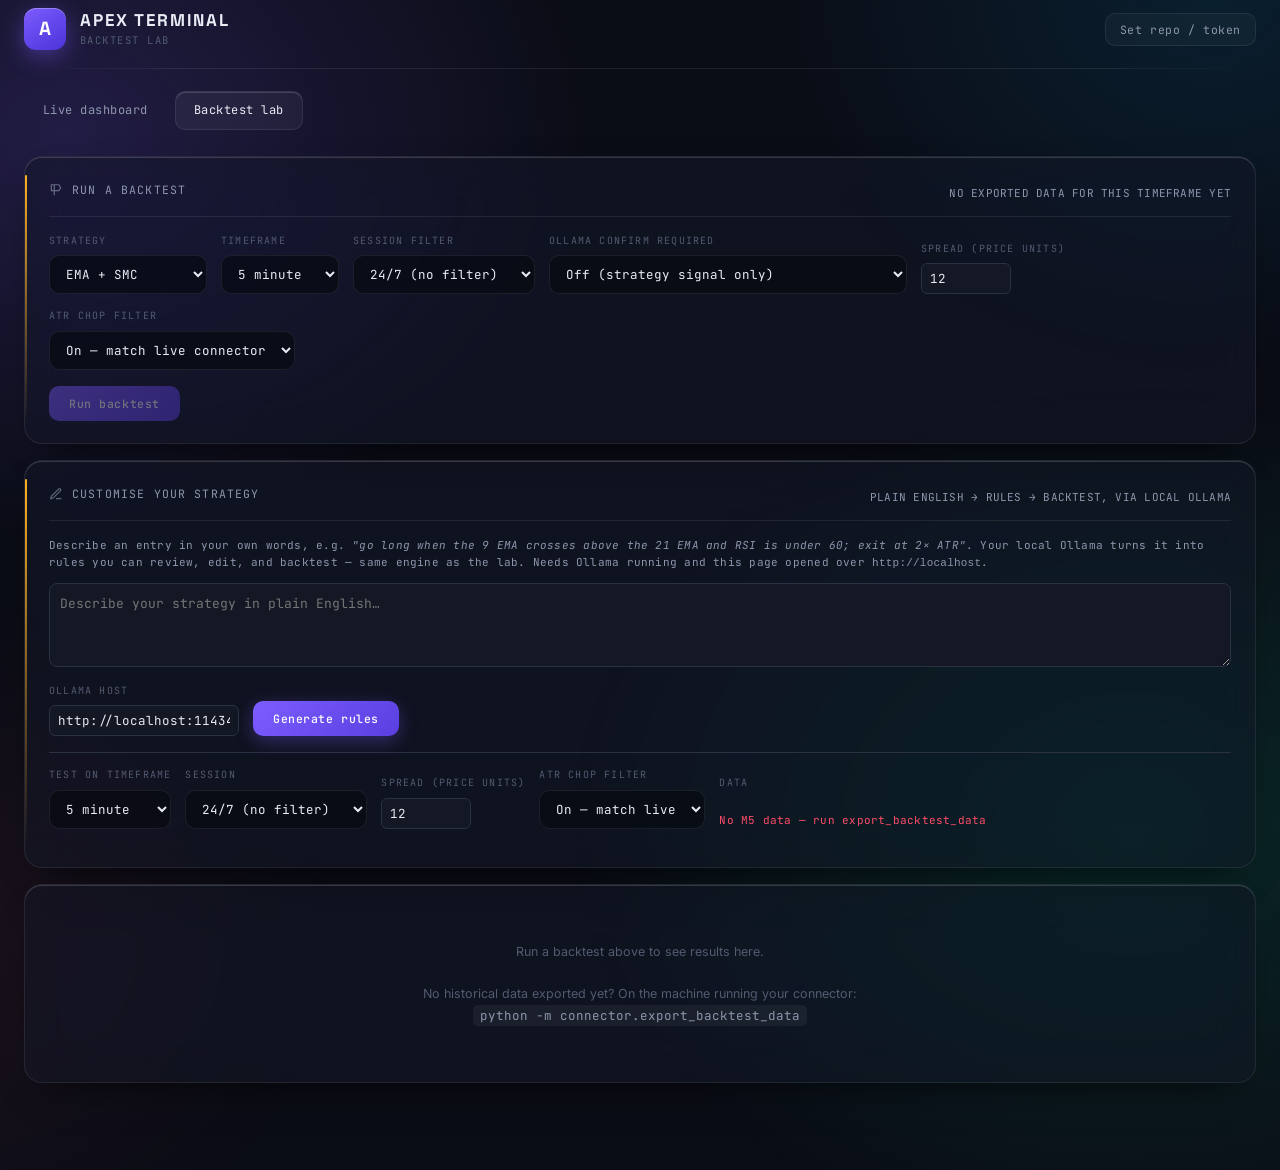
<file: dashboard/backtest.html>
<!DOCTYPE html>
<html lang="en">
<head>
<meta charset="UTF-8">
<title>APEX — Backtest Lab</title>
<link rel="preconnect" href="https://fonts.googleapis.com">
<link rel="preconnect" href="https://fonts.gstatic.com" crossorigin>
<link href="https://fonts.googleapis.com/css2?family=Space+Grotesk:wght@500;600;700&family=Inter:wght@400;500;600&family=JetBrains+Mono:wght@400;500&display=swap" rel="stylesheet">
<link rel="stylesheet" href="styles.css">
</head>
<body>
<div class="wrap">
  <div class="header">
    <div class="brand">
      <div class="brand-mark">A</div>
      <div><div class="brand-name">APEX TERMINAL</div><div class="brand-sub">Backtest Lab</div></div>
    </div>
    <button class="settings-btn" id="settingsBtn">Set repo / token</button>
  </div>
  <div class="header-rule"></div>

  <div class="nav">
    <a href="index.html">Live dashboard</a>
    <a href="backtest.html" class="active">Backtest lab</a>
  </div>

  <div class="panel accent-amber" style="margin-bottom:16px;">
    <div class="panel-title">
      <span>
        <svg class="icon" viewBox="0 0 24 24" fill="none" stroke="currentColor" stroke-width="2"><path d="M9 3v18M4 3h13l3 5-3 5H4z"/></svg>
        Run a backtest
      </span>
      <span id="dataStatus" class="stat-sub">Checking for exported data…</span>
    </div>
    <div class="bt-form">
      <div class="bt-field">
        <label>Strategy</label>
        <select id="btStrategy"></select>
      </div>
      <div class="bt-field">
        <label>Timeframe</label>
        <select id="btTimeframe">
          <option value="M1">1 minute</option>
          <option value="M3">3 minute</option>
          <option value="M5" selected>5 minute</option>
          <option value="M15">15 minute</option>
        </select>
      </div>
      <div class="bt-field">
        <label>Session filter</label>
        <select id="btSession"></select>
      </div>
      <div class="bt-field">
        <label>Ollama confirm required</label>
        <select id="btOllama">
          <option value="off">Off (strategy signal only)</option>
          <option value="on" disabled>On — not available in browser backtests</option>
        </select>
      </div>
      <div class="bt-field">
        <label>Spread (price units)</label>
        <input id="btSpread" type="number" value="12" min="0" step="0.5"
               style="width:90px;padding:6px 8px;border-radius:6px;border:1px solid #2a3142;background:#141824;color:#e6e9ef;">
      </div>
      <div class="bt-field">
        <label>ATR chop filter</label>
        <select id="btAtrFilter">
          <option value="on">On — match live connector</option>
          <option value="off">Off</option>
        </select>
      </div>
    </div>
    <button class="run-btn" id="runBtn">Run backtest</button>
    <span class="stat-sub" id="runNote" style="margin-left:12px;"></span>
  </div>

  <div class="panel accent-amber" id="customPanel" style="margin-bottom:16px;">
    <div class="panel-title">
      <span>
        <svg class="icon" viewBox="0 0 24 24" fill="none" stroke="currentColor" stroke-width="2"><path d="M12 20h9M16.5 3.5a2.1 2.1 0 0 1 3 3L7 19l-4 1 1-4z"/></svg>
        Customise your strategy
      </span>
      <span class="stat-sub">plain English → rules → backtest, via local Ollama</span>
    </div>
    <p class="stat-sub" style="margin-bottom:10px; line-height:1.6;">
      Describe an entry in your own words, e.g. <i>"go long when the 9 EMA crosses above the 21 EMA and RSI is under 60;
      exit at 2× ATR"</i>. Your local Ollama turns it into rules you can review, edit, and backtest — same engine as the lab.
      Needs Ollama running and this page opened over <code>http://localhost</code>.
    </p>
    <textarea id="nlText" rows="3" placeholder="Describe your strategy in plain English…"
      style="width:100%; box-sizing:border-box; padding:10px; border-radius:8px; border:1px solid #2a3142; background:#141824; color:#e6e9ef; font-family:var(--mono,monospace); font-size:13px;"></textarea>
    <div class="bt-form" style="margin-top:10px; align-items:flex-end;">
      <div class="bt-field">
        <label>Ollama host</label>
        <input id="ollamaHost" value="http://localhost:11434"
          style="width:190px;padding:6px 8px;border-radius:6px;border:1px solid #2a3142;background:#141824;color:#e6e9ef;">
      </div>
      <button class="run-btn" id="genBtn">Generate rules</button>
      <span class="stat-sub" id="genNote" style="margin-left:4px;"></span>
    </div>
    <div id="mixedWarn" class="stat-sub" style="display:none; margin-top:8px; color:#ffd7de;"></div>

    <div class="bt-form" style="margin-top:14px; padding-top:14px; border-top:1px solid #2a3142; align-items:flex-end;">
      <div class="bt-field">
        <label>Test on timeframe</label>
        <select id="cusTimeframe">
          <option value="M1">1 minute</option>
          <option value="M3">3 minute</option>
          <option value="M5" selected>5 minute</option>
          <option value="M15">15 minute</option>
        </select>
      </div>
      <div class="bt-field">
        <label>Session</label>
        <select id="cusSession"></select>
      </div>
      <div class="bt-field">
        <label>Spread (price units)</label>
        <input id="cusSpread" type="number" value="12" min="0" step="0.5"
               style="width:90px;padding:6px 8px;border-radius:6px;border:1px solid #2a3142;background:#141824;color:#e6e9ef;">
      </div>
      <div class="bt-field">
        <label>ATR chop filter</label>
        <select id="cusAtrFilter">
          <option value="on">On — match live</option>
          <option value="off">Off</option>
        </select>
      </div>
      <div class="bt-field">
        <label>Data</label>
        <span class="stat-sub" id="cusDataStatus" style="padding-top:8px;">Checking…</span>
      </div>
    </div>
    <div id="specWrap" style="display:none; margin-top:12px;">
      <label class="stat-sub">Generated rules (editable JSON — fix anything that's off, then backtest)</label>
      <textarea id="specJson" rows="10"
        style="width:100%; box-sizing:border-box; margin-top:6px; padding:10px; border-radius:8px; border:1px solid #2a3142; background:#0f1320; color:#8fe; font-family:var(--mono,monospace); font-size:12px;"></textarea>
      <div style="margin-top:10px;">
        <button class="run-btn" id="runCustomBtn">Backtest these rules</button>
        <span class="stat-sub" id="customNote" style="margin-left:8px;"></span>
      </div>
      <p class="stat-sub" style="margin-top:8px; line-height:1.5;">
        Custom rules run in the browser only — they can't be pushed to the live connector (it runs the Python
        strategies, not these). Use this to explore ideas, then port a winner into <code>strategy/strategies.py</code>.
      </p>
    </div>
  </div>

  <div id="resultsPanel" style="display:none;">
    <div class="bt-results">
      <div class="card"><div class="stat-label">Net P&L</div><div class="stat-val" id="rNetPnl">—</div><div class="stat-sub" id="rNetPnlPct"></div></div>
      <div class="card"><div class="stat-label">Win rate</div><div class="stat-val" id="rWinRate">—</div><div class="stat-sub" id="rWinCount"></div></div>
      <div class="card"><div class="stat-label">Profit factor</div><div class="stat-val" id="rPF">—</div><div class="stat-sub">gross win ÷ gross loss</div></div>
      <div class="card"><div class="stat-label">Max drawdown</div><div class="stat-val" id="rMaxDD">—</div><div class="stat-sub">peak to trough</div></div>
      <div class="card"><div class="stat-label">Total trades</div><div class="stat-val" id="rTotalTrades">—</div><div class="stat-sub" id="rAvgTrade"></div></div>
    </div>

    <div class="panel accent-green" style="margin-bottom:16px;">
      <div class="panel-title"><span>Equity curve <b>this backtest run</b></span></div>
      <canvas id="btChart" style="height:200px;"></canvas>
    </div>

    <div class="panel" style="margin-bottom:16px;">
      <div class="panel-title"><span>Trade log <b id="tradeLogCount"></b></span></div>
      <div class="bt-trades-table">
        <table>
          <thead><tr><th>#</th><th>Time</th><th>Side</th><th>Entry</th><th>Exit</th><th>P&L</th><th>Reason</th></tr></thead>
          <tbody id="btTradeRows"></tbody>
        </table>
      </div>
    </div>

    <div class="panel accent-green">
      <div class="panel-title"><span>Promote to demo</span></div>
      <p class="stat-sub" style="margin-bottom:12px; line-height:1.6;">
        Happy with these results? This sets the active strategy and session on your
        live dashboard to exactly what you just tested — same mechanism as the
        strategy control panel, just triggered from here. Your connector will start
        using it on its next cycle.
      </p>
      <button class="push-btn" id="pushBtn">Push this strategy + session to demo →</button>
      <span class="stat-sub" id="pushNote" style="margin-left:12px;"></span>
    </div>
  </div>

  <div class="panel" id="emptyState">
    <div class="empty">
      Run a backtest above to see results here.<br><br>
      No historical data exported yet? On the machine running your connector:<br>
      <code style="color:var(--text2);">python -m connector.export_backtest_data</code>
    </div>
  </div>
</div>

<dialog id="settingsDialog">
  <div style="font-family:var(--mono); font-size:13px; margin-bottom:6px;">Connect to your repo</div>
  <div style="font-size:12px; color:var(--text2); margin-bottom:10px;">Same connection as the live dashboard — saved settings carry over automatically.</div>
  <input id="ownerInput" placeholder="github username, e.g. siphen00">
  <input id="repoInput" placeholder="repo name, e.g. mt5-trading-agent">
  <input id="tokenInput" type="password" placeholder="fine-grained PAT (needed to push to demo)">
  <button id="saveSettings">Save</button>
</dialog>

<script src="strategy_engine.js"></script>
<script>
const LS = {
  owner: localStorage.getItem('apex_owner') || '',
  repo: localStorage.getItem('apex_repo') || '',
  token: localStorage.getItem('apex_token') || '',
};

const dialog = document.getElementById('settingsDialog');
document.getElementById('settingsBtn').onclick = () => {
  document.getElementById('ownerInput').value = LS.owner;
  document.getElementById('repoInput').value = LS.repo;
  document.getElementById('tokenInput').value = LS.token;
  dialog.showModal();
};
document.getElementById('saveSettings').onclick = () => {
  LS.owner = document.getElementById('ownerInput').value.trim();
  LS.repo = document.getElementById('repoInput').value.trim();
  LS.token = document.getElementById('tokenInput').value.trim();
  localStorage.setItem('apex_owner', LS.owner);
  localStorage.setItem('apex_repo', LS.repo);
  localStorage.setItem('apex_token', LS.token);
  dialog.close();
  checkDataAvailable();
};

function rawUrl(path){ return `https://raw.githubusercontent.com/${LS.owner}/${LS.repo}/main/${path}?t=${Date.now()}`; }

async function fetchJson(path, fallback){
  if(!LS.owner || !LS.repo) return fallback;
  if(LS.token){
    try{
      const res = await fetch(`https://api.github.com/repos/${LS.owner}/${LS.repo}/contents/${path}`,
        { headers: { Authorization: `token ${LS.token}` } });
      if(!res.ok) return fallback;
      const data = await res.json();
      return JSON.parse(decodeURIComponent(escape(atob(data.content))));
    }catch(e){ return fallback; }
  }
  try{
    const res = await fetch(rawUrl(path));
    if(!res.ok) return fallback;
    return await res.json();
  }catch(e){ return fallback; }
}

// ============================================================
// Strategy engine — JS reimplementation mirroring strategy/strategies.py.
// This is a faithful port of the same logic, not a different approximation,
// but it IS a separate codebase from the Python original — if you ever
// change the Python strategies, this file needs the matching update or the
// backtest will silently test something the live bot no longer runs.
// ============================================================

function ema(values, span){
  const k = 2/(span+1);
  const out = new Array(values.length).fill(null);
  let prev = values[0];
  out[0] = prev;
  for(let i=1;i<values.length;i++){ prev = values[i]*k + prev*(1-k); out[i]=prev; }
  return out;
}
function sma(values, period){
  const out = new Array(values.length).fill(null);
  for(let i=period-1;i<values.length;i++){
    let s=0; for(let j=i-period+1;j<=i;j++) s+=values[j];
    out[i]=s/period;
  }
  return out;
}
function stddev(values, period, meanArr){
  const out = new Array(values.length).fill(null);
  for(let i=period-1;i<values.length;i++){
    let s=0; for(let j=i-period+1;j<=i;j++) s+=Math.pow(values[j]-meanArr[i],2);
    out[i]=Math.sqrt(s/period);
  }
  return out;
}
function atrSeries(candles, period=14){
  const tr = candles.map((c,i)=>{
    if(i===0) return c.high-c.low;
    return Math.max(c.high-c.low, Math.abs(c.high-candles[i-1].close), Math.abs(c.low-candles[i-1].close));
  });
  return sma(tr, period);
}
function rsiSeries(closes, period=14){
  const out = new Array(closes.length).fill(null);
  let avgGain=0, avgLoss=0;
  for(let i=1;i<closes.length;i++){
    const delta = closes[i]-closes[i-1];
    const gain = Math.max(delta,0), loss = Math.max(-delta,0);
    if(i<=period){ avgGain += gain/period; avgLoss += loss/period; if(i===period){ out[i]=100-100/(1+(avgGain/(avgLoss||1e-9))); } }
    else{
      avgGain = (avgGain*(period-1)+gain)/period;
      avgLoss = (avgLoss*(period-1)+loss)/period;
      out[i] = 100 - 100/(1+(avgGain/(avgLoss||1e-9)));
    }
  }
  return out;
}

// Each strategy: given full candle array and index i (must have enough
// history behind it), return {direction, reason, atr} or null direction 'none'.
const STRATEGIES_JS = {
  ema_smc: (candles, i, ctx) => {
    const closes = candles.map(c=>c.close);
    const fastArr = ctx.ema9 || (ctx.ema9 = ema(closes,9));
    const slowArr = ctx.ema21 || (ctx.ema21 = ema(closes,21));
    if(i<22) return {direction:'none', reason:'warming up'};
    const prevDiff = fastArr[i-1]-slowArr[i-1], currDiff = fastArr[i]-slowArr[i];
    let direction='none';
    if(prevDiff<=0 && currDiff>0) direction='long';
    else if(prevDiff>=0 && currDiff<0) direction='short';
    // simplified structure confirmation: last 20-candle swing break, matching signals.py's BOS check
    const window = candles.slice(Math.max(0,i-20), i);
    const swingHigh = Math.max(...window.slice(0,-1).map(c=>c.high));
    const swingLow = Math.min(...window.slice(0,-1).map(c=>c.low));
    const close = candles[i].close;
    const bosBull = close > swingHigh, bosBear = close < swingLow;
    if(direction==='long' && !bosBull) direction='none';
    if(direction==='short' && !bosBear) direction='none';
    return {direction, reason:`EMA+BOS ${direction}`};
  },
  vwap_reversion: (candles, i, ctx, window=50, bandMult=2.0) => {
    if(i<window+1) return {direction:'none', reason:'warming up'};
    const slice = candles.slice(i-window+1, i+1);
    const typical = slice.map(c=>(c.high+c.low+c.close)/3);
    const vol = slice.map(c=>c.volume);
    const volSum = vol.reduce((a,b)=>a+b,0) || 1;
    const vwap = typical.reduce((a,t,idx)=>a+t*vol[idx],0)/volSum;
    const dev = Math.sqrt(typical.reduce((a,t,idx)=>a+Math.pow((t-vwap),2),0)/window);
    const upper = vwap+dev*bandMult, lower = vwap-dev*bandMult;
    const prevLow = candles[i-1].low, prevHigh = candles[i-1].high, close = candles[i].close;
    let direction='none';
    if(prevLow<lower && close>lower) direction='long';
    else if(prevHigh>upper && close<upper) direction='short';
    return {direction, reason:`VWAP reversion ${direction}`};
  },
  bb_squeeze: (candles, i, ctx, period=20, stdMult=2.0, lookback=60) => {
    if(i<period+lookback) return {direction:'none', reason:'warming up'};
    const closes = candles.map(c=>c.close);
    const midArr = ctx.bbMid || (ctx.bbMid = sma(closes,period));
    const sdArr = ctx.bbStd || (ctx.bbStd = stddev(closes,period,midArr));
    const mid = midArr[i], sd = sdArr[i];
    if(mid==null||sd==null) return {direction:'none', reason:'warming up'};
    const upper = mid+sd*stdMult, lower = mid-sd*stdMult;
    const width = (upper-lower)/mid;
    const widths = [];
    for(let j=i-lookback+1;j<=i;j++){ if(midArr[j]!=null && sdArr[j]!=null){ const u=midArr[j]+sdArr[j]*stdMult, l=midArr[j]-sdArr[j]*stdMult; widths.push((u-l)/midArr[j]); } }
    widths.sort((a,b)=>a-b);
    const q20 = widths[Math.floor(widths.length*0.2)] ?? width;
    const squeeze = width<=q20;
    const body = Math.abs(candles[i].close-candles[i].open);
    let avgBody=0; for(let j=i-19;j<=i;j++) avgBody += Math.abs(candles[j].close-candles[j].open); avgBody/=20;
    const strongBody = body>avgBody*1.2;
    let direction='none';
    if(squeeze && strongBody){
      if(candles[i].close>upper) direction='long';
      else if(candles[i].close<lower) direction='short';
    }
    return {direction, reason:`BB squeeze breakout ${direction}`};
  },
  rsi_divergence: (candles, i, ctx, period=14, lookback=20) => {
    if(i<period+lookback) return {direction:'none', reason:'warming up'};
    const closes = candles.map(c=>c.close);
    const rArr = ctx.rsi || (ctx.rsi = rsiSeries(closes,period));
    const window = candles.slice(i-lookback+1, i+1);
    const rWindow = rArr.slice(i-lookback+1, i+1);
    let direction='none';
    const lowsIdx = window.map((c,idx)=>[c.low,idx]).sort((a,b)=>a[0]-b[0]).slice(0,2).sort((a,b)=>a[1]-b[1]);
    if(lowsIdx.length===2){
      const [ , i1] = lowsIdx[0], [ , i2] = lowsIdx[1];
      if(window[i2].low<window[i1].low && rWindow[i2]>rWindow[i1]) direction='long';
    }
    if(direction==='none'){
      const highsIdx = window.map((c,idx)=>[c.high,idx]).sort((a,b)=>b[0]-a[0]).slice(0,2).sort((a,b)=>a[1]-b[1]);
      if(highsIdx.length===2){
        const [ , i1] = highsIdx[0], [ , i2] = highsIdx[1];
        if(window[i2].high>window[i1].high && rWindow[i2]<rWindow[i1]) direction='short';
      }
    }
    return {direction, reason:`RSI divergence ${direction}`};
  },
  orb_london: (candles, i, ctx) => orbSignal(candles, i, 7),
  orb_new_york: (candles, i, ctx) => orbSignal(candles, i, 12),
};

function orbSignal(candles, i, sessionStartHour, rangeCandles=3){
  const dt = new Date(candles[i].time*1000);
  const today = dt.toISOString().slice(0,10);
  const sessionStartMs = new Date(`${today}T${String(sessionStartHour).padStart(2,'0')}:00:00Z`).getTime();
  let startIdx = -1;
  for(let j=0;j<=i;j++){ if(candles[j].time*1000>=sessionStartMs){ startIdx=j; break; } }
  if(startIdx===-1 || i-startIdx<rangeCandles) return {direction:'none', reason:'waiting for opening range'};
  const rangeSlice = candles.slice(startIdx, startIdx+rangeCandles);
  const rangeHigh = Math.max(...rangeSlice.map(c=>c.high)), rangeLow = Math.min(...rangeSlice.map(c=>c.low));
  const close = candles[i].close;
  // Only fire on the candle that FIRST crosses the range — matches the
  // Python fix in strategy/strategies.py. Without this, every candle that
  // stays beyond the range keeps re-firing the same breakout signal.
  const prevClose = i-1>=startIdx ? candles[i-1].close : rangeSlice[rangeSlice.length-1].close;
  let direction='none';
  if(close>rangeHigh && prevClose<=rangeHigh) direction='long';
  else if(close<rangeLow && prevClose>=rangeLow) direction='short';
  return {direction, reason:`ORB breakout ${direction}`};
}

// Mirrors of connector/config.py + connector/risk.py so backtest results are
// comparable to live execution instead of an optimistic best case.
const MAX_SPREAD_ATR_FRACTION = 0.15;
const SPREAD_STOP_MULTIPLE = 3.0;

// Mirror of strategy/signals.py atr_filter_ok: skip when current ATR is below
// its 20-period average (the low-volatility chop filter).
function atrFilterOk(atr14, i, period=20, minMultiplier=1.0){
  if(i < period) return true;            // not enough data yet — don't block
  const cur = atr14[i];
  if(!cur) return true;
  let sum = 0, n = 0;
  for(let j=i-period+1;j<=i;j++){ if(atr14[j]){ sum += atr14[j]; n++; } }
  if(!n) return true;
  return cur >= (sum/n) * minMultiplier;
}

const SESSIONS_JS = {
  '24h': {start:0, end:24}, 'asia': {start:0,end:9}, 'london': {start:7,end:16},
  'new_york': {start:12,end:21}, 'london_ny_overlap': {start:12,end:16},
};
function inSession(sessionId, unixSeconds){
  const s = SESSIONS_JS[sessionId] || SESSIONS_JS['24h'];
  const hour = new Date(unixSeconds*1000).getUTCHours();
  if(s.start<s.end) return hour>=s.start && hour<s.end;
  return hour>=s.start || hour<s.end;
}

const STRATEGY_META = [
  { id: 'ema_smc', name: 'EMA + SMC' }, { id: 'vwap_reversion', name: 'VWAP Reversion' },
  { id: 'bb_squeeze', name: 'BB Squeeze' }, { id: 'rsi_divergence', name: 'RSI Divergence' },
  { id: 'orb_london', name: 'ORB · London' }, { id: 'orb_new_york', name: 'ORB · New York' },
];
const SESSION_META = [
  { id: '24h', name: '24/7 (no filter)' }, { id: 'asia', name: 'Asia' }, { id: 'london', name: 'London' },
  { id: 'new_york', name: 'New York' }, { id: 'london_ny_overlap', name: 'London/NY Overlap' },
];
document.getElementById('btStrategy').innerHTML = STRATEGY_META.map(s=>`<option value="${s.id}">${s.name}</option>`).join('');
document.getElementById('btSession').innerHTML = SESSION_META.map(s=>`<option value="${s.id}">${s.name}</option>`).join('');

// ============================================================
// Backtest runner
// ============================================================
let candleData = null;

async function checkDataAvailable(){
  const statusEl = document.getElementById('dataStatus');
  const tf = document.getElementById('btTimeframe').value;
  const data = await fetchJson(`data/backtest_${tf}.json`, null);
  if(!data || !data.length){
    statusEl.textContent = 'No exported data for this timeframe yet';
    document.getElementById('runBtn').disabled = true;
    return;
  }
  const first = new Date(data[0].time*1000), last = new Date(data[data.length-1].time*1000);
  statusEl.textContent = `${data.length} candles · ${first.toLocaleDateString()} → ${last.toLocaleDateString()}`;
  document.getElementById('runBtn').disabled = false;
  candleData = data;
}
document.getElementById('btTimeframe').onchange = checkDataAvailable;

function runBacktest(){
  const strategyId = document.getElementById('btStrategy').value;
  const sessionId = document.getElementById('btSession').value;
  const stratFn = STRATEGIES_JS[strategyId];
  if(!candleData || !candleData.length){ alert('No data loaded for this timeframe.'); return; }

  const spread = parseFloat(document.getElementById('btSpread').value) || 0;
  const useAtrFilter = document.getElementById('btAtrFilter').value === 'on';

  const candles = candleData;
  const atr14 = atrSeries(candles, 14);
  const ctx = {};
  const trades = [];
  let equity = 1000; // normalized starting balance for backtest purposes
  const equityCurve = [{time: candles[0].time, equity}];
  let openTrade = null;

  const minWarmup = 70;
  for(let i=minWarmup;i<candles.length;i++){
    const c = candles[i];

    if(openTrade){
      const hitStop = openTrade.direction==='long' ? c.low<=openTrade.stop : c.high>=openTrade.stop;
      const hitTarget = openTrade.direction==='long' ? c.high>=openTrade.target : c.low<=openTrade.target;
      if(hitStop || hitTarget){
        const exitPrice = hitStop ? openTrade.stop : openTrade.target;
        const pnl = (openTrade.direction==='long' ? (exitPrice-openTrade.entry) : (openTrade.entry-exitPrice)) * openTrade.units;
        equity += pnl;
        trades.push({...openTrade, exit:exitPrice, exitTime:c.time, pnl, outcome: hitTarget?'win':'loss'});
        equityCurve.push({time:c.time, equity});
        openTrade = null;
      }
    }

    if(openTrade) continue;
    if(sessionId!=='24h' && !inSession(sessionId, c.time)) continue;

    // ATR chop filter — the live connector skips entries when ATR is below its
    // own 20-period average. Without this the backtest was trading setups the
    // real bot would never take.
    if(useAtrFilter && !atrFilterOk(atr14, i)) continue;

    const sig = stratFn(candles, i, ctx);
    if(!sig || sig.direction==='none') continue;

    const atrNow = atr14[i] || (equity*0.002);
    // Spread gate, mirroring connector/risk.py check_spread.
    if(atrNow>0 && (spread/atrNow) > MAX_SPREAD_ATR_FRACTION) continue;

    const stopDist = Math.max(atrNow*1.5, spread*SPREAD_STOP_MULTIPLE);
    const targetDist = Math.max(atrNow*2.5, spread*SPREAD_STOP_MULTIPLE*1.67);
    // Entry pays the spread: buy at ask, sell at bid.
    const entry = sig.direction==='long' ? c.close + spread/2 : c.close - spread/2;
    const stop = sig.direction==='long' ? entry-stopDist : entry+stopDist;
    const target = sig.direction==='long' ? entry+targetDist : entry-targetDist;
    const riskAmount = equity*0.005;
    const units = riskAmount/stopDist;

    openTrade = { direction:sig.direction, entry, stop, target, units, time:c.time, reason:sig.reason };
  }

  renderResults(trades, equityCurve);
}

function renderResults(trades, equityCurve){
  document.getElementById('emptyState').style.display = 'none';
  document.getElementById('resultsPanel').style.display = 'block';

  const closed = trades;
  const wins = closed.filter(t=>t.pnl>0);
  const losses = closed.filter(t=>t.pnl<=0);
  const netPnl = closed.reduce((s,t)=>s+t.pnl,0);
  const grossWin = wins.reduce((s,t)=>s+t.pnl,0);
  const grossLoss = Math.abs(losses.reduce((s,t)=>s+t.pnl,0));
  const winRate = closed.length ? (wins.length/closed.length*100) : 0;
  const pf = grossLoss>0 ? (grossWin/grossLoss) : (grossWin>0 ? Infinity : 0);

  let peak=-Infinity, maxDD=0;
  equityCurve.forEach(e=>{ peak=Math.max(peak,e.equity); maxDD=Math.min(maxDD, ((e.equity-peak)/peak)*100||0); });

  document.getElementById('rNetPnl').textContent = (netPnl>=0?'+':'')+netPnl.toFixed(2);
  document.getElementById('rNetPnl').className = 'stat-val ' + (netPnl>=0?'up':'down');
  document.getElementById('rNetPnlPct').textContent = `${(netPnl/1000*100).toFixed(2)}% of starting equity`;
  document.getElementById('rWinRate').textContent = winRate.toFixed(1)+'%';
  document.getElementById('rWinCount').textContent = `${wins.length}W / ${losses.length}L`;
  document.getElementById('rPF').textContent = isFinite(pf) ? pf.toFixed(2) : '∞';
  document.getElementById('rMaxDD').textContent = maxDD.toFixed(1)+'%';
  document.getElementById('rMaxDD').className = 'stat-val ' + (maxDD<0?'down':'');
  document.getElementById('rTotalTrades').textContent = closed.length;
  document.getElementById('rAvgTrade').textContent = closed.length ? `avg $${(netPnl/closed.length).toFixed(2)}` : '';

  const c = document.getElementById('btChart'), ctx = c.getContext('2d');
  const w = c.clientWidth, h = 200; c.width=w; c.height=h;
  ctx.clearRect(0,0,w,h);
  if(equityCurve.length>1){
    const vals = equityCurve.map(e=>e.equity);
    const min = Math.min(...vals), max = Math.max(...vals)||min+1;
    const rising = vals[vals.length-1]>=vals[0];
    const grad = ctx.createLinearGradient(0,0,0,h);
    grad.addColorStop(0, rising?'rgba(0,229,160,0.18)':'rgba(255,77,106,0.18)');
    grad.addColorStop(1,'rgba(0,0,0,0)');
    ctx.beginPath();
    vals.forEach((v,i)=>{ const x=(i/(vals.length-1))*w; const y=h-((v-min)/(max-min||1))*h*0.85-h*0.05; i===0?ctx.moveTo(x,y):ctx.lineTo(x,y); });
    ctx.strokeStyle = rising?'#00E5A0':'#FF4D6A'; ctx.lineWidth=1.8; ctx.stroke();
    ctx.lineTo(w,h); ctx.lineTo(0,h); ctx.closePath(); ctx.fillStyle=grad; ctx.fill();
  }

  document.getElementById('tradeLogCount').textContent = `${closed.length} trades`;
  document.getElementById('btTradeRows').innerHTML = closed.slice().reverse().map((t,idx)=>`
    <tr>
      <td>${closed.length-idx}</td>
      <td>${new Date(t.time*1000).toLocaleString()}</td>
      <td>${t.direction}</td>
      <td>${t.entry.toFixed(2)}</td>
      <td>${t.exit.toFixed(2)}</td>
      <td class="${t.pnl>0?'win':'loss'}">${t.pnl>=0?'+':''}${t.pnl.toFixed(2)}</td>
      <td>${t.reason}</td>
    </tr>`).join('') || '<tr><td colspan="7" class="empty">No trades in this backtest</td></tr>';

  const pushBtn = document.getElementById('pushBtn');
  pushBtn.disabled = false; pushBtn.style.opacity = 1;
  pushBtn.onclick = () => pushToDemo();
}

async function pushToDemo(){
  if(!LS.token){ alert('Add a GitHub token in "Set repo / token" to push to demo.'); return; }
  const strategyId = document.getElementById('btStrategy').value;
  const sessionId = document.getElementById('btSession').value;

  const getRes = await fetch(`https://api.github.com/repos/${LS.owner}/${LS.repo}/contents/control/strategy_config.json`,
    { headers: { Authorization: `token ${LS.token}` } });
  if(!getRes.ok){ alert(`Could not read current config (HTTP ${getRes.status}).`); return; }
  const getData = await getRes.json();

  const newContent = JSON.stringify({
    active_strategy: strategyId, active_session: sessionId,
    updated_at: new Date().toISOString(), updated_by: 'backtest-lab',
  }, null, 2);

  const putRes = await fetch(`https://api.github.com/repos/${LS.owner}/${LS.repo}/contents/control/strategy_config.json`, {
    method: 'PUT',
    headers: { Authorization: `token ${LS.token}`, 'Content-Type': 'application/json' },
    body: JSON.stringify({ message: `Backtest lab: promote ${strategyId} / ${sessionId} to demo`, content: btoa(newContent), sha: getData.sha }),
  });

  const note = document.getElementById('pushNote');
  if(putRes.ok){ note.textContent = 'Pushed — your connector will pick this up on its next cycle.'; note.className='stat-sub up'; }
  else{ note.textContent = 'Failed — check token has Contents: read/write.'; note.className='stat-sub down'; }
}

document.getElementById('runBtn').onclick = () => {
  document.getElementById('runNote').textContent = 'Running…';
  setTimeout(() => { runBacktest(); document.getElementById('runNote').textContent = ''; }, 10);
};

// ============================================================
// Customise your strategy — plain English → DSL (via Ollama) → backtest.
// Uses the shared engine (strategy_engine.js). Never eval's model output;
// the model returns JSON that the sandboxed DSL interprets.
// ============================================================
(function(){
  const genBtn = document.getElementById('genBtn');
  const genNote = document.getElementById('genNote');
  const specWrap = document.getElementById('specWrap');
  const specJson = document.getElementById('specJson');
  const mixedWarn = document.getElementById('mixedWarn');
  const ollamaHost = document.getElementById('ollamaHost');

  // Warn if opened on https (Pages site) — Ollama needs localhost.
  if(location.protocol === 'https:'){
    mixedWarn.style.display = 'block';
    mixedWarn.innerHTML = 'This feature needs local Ollama (<b>http://localhost:11434</b>). ' +
      'Open the dashboard locally: <code>cd dashboard && python -m http.server 8080</code>, ' +
      'then visit <code>http://localhost:8080/backtest.html</code>.';
  }

  genBtn.onclick = async () => {
    const text = document.getElementById('nlText').value.trim();
    if(!text){ genNote.textContent = 'Describe a strategy first.'; genNote.className='stat-sub'; return; }
    genBtn.disabled = true;
    genNote.textContent = 'Asking Ollama…'; genNote.className = 'stat-sub';
    try{
      const spec = await TE.generateSpecFromText(text, { host: ollamaHost.value.trim() || 'http://localhost:11434' });
      specJson.value = JSON.stringify(spec, null, 2);
      specWrap.style.display = 'block';
      genNote.textContent = 'Rules generated — review and backtest below.'; genNote.className = 'stat-sub up';
    }catch(e){
      genNote.textContent = e.message; genNote.className = 'stat-sub down';
      if(specWrap.style.display === 'none'){
        specJson.value = JSON.stringify({
          name: "my strategy",
          long: [{ left:{indicator:"ema",period:9}, op:"cross_above", right:{indicator:"ema",period:21} }],
          short: [],
          stop_atr: 1.5, target_atr: 2.5
        }, null, 2);
        specWrap.style.display = 'block';
      }
    }finally{ genBtn.disabled = false; }
  };

  // --- Customise section has its OWN data, independent of the lab above ---
  document.getElementById('cusSession').innerHTML =
    SESSION_META.map(s=>`<option value="${s.id}">${s.name}</option>`).join('');

  let cusCandles = null;
  async function loadCusData(){
    const tf = document.getElementById('cusTimeframe').value;
    const el = document.getElementById('cusDataStatus');
    el.textContent = 'Loading…'; el.className = 'stat-sub';
    const data = await fetchJson(`data/backtest_${tf}.json`, null);
    if(!data || !data.length){
      cusCandles = null;
      el.textContent = `No ${tf} data — run export_backtest_data`; el.className = 'stat-sub down';
      return;
    }
    cusCandles = data;
    const first = new Date(data[0].time*1000), last = new Date(data[data.length-1].time*1000);
    el.textContent = `${data.length} candles · ${first.toLocaleDateString()} → ${last.toLocaleDateString()}`;
    el.className = 'stat-sub up';
  }
  document.getElementById('cusTimeframe').onchange = loadCusData;
  loadCusData();

  document.getElementById('runCustomBtn').onclick = () => {
    const customNote = document.getElementById('customNote');
    if(!cusCandles || !cusCandles.length){
      customNote.textContent = 'No data for that timeframe — run `python -m connector.export_backtest_data`.';
      customNote.className='stat-sub down'; return;
    }
    let spec;
    try{ spec = JSON.parse(specJson.value); }
    catch(e){ customNote.textContent = 'Rules are not valid JSON.'; customNote.className='stat-sub down'; return; }
    let signalFn;
    try{ signalFn = TE.compileSpec(spec); }
    catch(e){ customNote.textContent = 'Invalid rules: ' + e.message; customNote.className='stat-sub down'; return; }

    const spread = parseFloat(document.getElementById('cusSpread').value) || 0;
    const useAtrFilter = document.getElementById('cusAtrFilter').value === 'on';
    const sessionId = document.getElementById('cusSession').value;
    const res = TE.runBacktest(cusCandles, signalFn, {
      spread,
      guards: { atrFilter: useAtrFilter, spreadReject: true, dailyLoss: false },
      sessionFilter: sessionId==='24h' ? null : (t)=>inSession(sessionId, t),
    });
    const tf = document.getElementById('cusTimeframe').value;
    customNote.textContent = `${tf} · ${res.stats.totalTrades} trades · net ${res.stats.netPnl>=0?'+':''}${res.stats.netPnl.toFixed(2)}`;
    customNote.className = 'stat-sub ' + (res.stats.netPnl>=0?'up':'down');
    renderResults(res.trades, res.equityCurve);
    const pushBtn = document.getElementById('pushBtn');
    pushBtn.disabled = true; pushBtn.style.opacity = 0.5;
    document.getElementById('pushNote').textContent = 'Custom browser rules can\u2019t be pushed to the live connector yet.';
    document.getElementById('pushNote').className = 'stat-sub';
  };
})();

checkDataAvailable();
</script>
</body>
</html>
</file>
<file: dashboard/styles.css>
/* ============================================================================
   APEX TERMINAL — "Deep Field"
   Instrument glass suspended in drifting atmosphere.

   Direction notes
   ---------------
   The previous UI was near-black + one bright green: the default look for
   trading software, and the reason it read as "concrete" — flat opaque slabs,
   hard 1px borders, no depth. Two changes fix that:

     1. Green is demoted from IDENTITY to SEMANTICS. Teal now means exactly one
        thing: profit. Violet ("plasma") carries the brand. Colour means
        something again instead of being wallpaper.
     2. Panels become layered glass — translucent, backdrop-blurred, with a
        gradient hairline brighter along the top edge, as though lit from above.
        Depth replaces outline.

   SIGNATURE: the atmosphere is alive and reacts to state. Two vast radial
   auroras drift on slow independent loops, and the field tints teal when the
   day is green, rose when it's red (body[data-mood]). Ambient motion tied to
   real data, not decoration.

   Every original class name is preserved — no JavaScript changes required.
   ============================================================================ */

:root{
  /* --- surface --- */
  --void:#07080F;
  --abyss:#0B0D16;
  --pane:rgba(20,24,38,0.55);
  --pane-solid:#12161F;
  --edge:rgba(255,255,255,0.08);
  --edge-lit:rgba(255,255,255,0.16);

  /* --- accent --- */
  --plasma:#7C5CFF;
  --plasma-dim:rgba(124,92,255,0.14);
  --signal:#00E5A0;
  --signal-dim:rgba(0,229,160,0.12);
  --ember:#FF4D6A;
  --ember-dim:rgba(255,77,106,0.12);
  --amber:#FFB020;
  --amber-dim:rgba(255,176,32,0.12);

  /* --- type --- */
  --frost:#E8ECF5;
  --mist:#8E97AD;
  --slate:#525B70;

  --display:'Space Grotesk',system-ui,sans-serif;
  --sans:'Inter',system-ui,sans-serif;
  --mono:'JetBrains Mono',ui-monospace,monospace;

  /* legacy aliases so any inline styles still resolve */
  --bg:var(--abyss); --glass:var(--pane); --glass-border:var(--edge);
  --green:var(--signal); --green-dim:var(--signal-dim);
  --red:var(--ember); --red-dim:var(--ember-dim);
  --text:var(--frost); --text1:var(--frost); --text2:var(--mist); --text3:var(--slate);

  --r-sm:10px; --r-md:14px; --r-lg:18px;
  --lift:cubic-bezier(.16,1,.3,1);
}

*{ box-sizing:border-box; }
html,body{ height:100%; }

body{
  margin:0;
  background:var(--abyss);
  color:var(--frost);
  font-family:var(--sans);
  font-size:14px;
  line-height:1.55;
  -webkit-font-smoothing:antialiased;
  overflow-x:hidden;
  position:relative;
}

/* --- THE SIGNATURE: ambient atmosphere ----------------------------------- */
body::before,
body::after{
  content:'';
  position:fixed;
  inset:-30%;
  z-index:-2;
  pointer-events:none;
  will-change:transform;
}
body::before{
  background:
    radial-gradient(38% 42% at 22% 28%, var(--aurora-a, rgba(124,92,255,0.20)) 0%, transparent 68%),
    radial-gradient(32% 38% at 78% 18%, rgba(0,180,255,0.11) 0%, transparent 70%);
  animation:drift-a 54s ease-in-out infinite alternate;
}
body::after{
  background:
    radial-gradient(42% 46% at 74% 76%, var(--aurora-b, rgba(0,229,160,0.13)) 0%, transparent 66%),
    radial-gradient(30% 34% at 14% 84%, rgba(255,77,106,0.07) 0%, transparent 72%);
  animation:drift-b 71s ease-in-out infinite alternate;
}
@keyframes drift-a{
  0%   { transform:translate3d(0,0,0) scale(1); }
  50%  { transform:translate3d(4%,3%,0) scale(1.08); }
  100% { transform:translate3d(-3%,5%,0) scale(1.03); }
}
@keyframes drift-b{
  0%   { transform:translate3d(0,0,0) scale(1.04); }
  50%  { transform:translate3d(-5%,-3%,0) scale(1); }
  100% { transform:translate3d(3%,-5%,0) scale(1.09); }
}
body[data-mood="up"]  { --aurora-a:rgba(0,229,160,0.16); --aurora-b:rgba(0,229,160,0.15); }
body[data-mood="down"]{ --aurora-a:rgba(124,92,255,0.16); --aurora-b:rgba(255,77,106,0.14); }

body > *{ position:relative; z-index:1; }

.wrap{ max-width:1320px; margin:0 auto; padding:0 24px 72px; }

/* --- Ticker --------------------------------------------------------------- */
.ticker{
  overflow:hidden;
  border-bottom:1px solid var(--edge);
  background:linear-gradient(180deg, rgba(10,12,20,0.85), rgba(10,12,20,0.4));
  backdrop-filter:blur(14px);
  -webkit-backdrop-filter:blur(14px);
  padding:9px 0;
  margin-bottom:26px;
  font-family:var(--mono);
  font-size:11px;
  letter-spacing:0.04em;
}
.ticker-track{
  display:inline-flex; gap:38px; white-space:nowrap;
  animation:scroll-x 46s linear infinite; padding-left:38px;
}
.ticker .name{ color:var(--slate); text-transform:uppercase; letter-spacing:0.1em; }
.ticker .desc{ color:var(--frost); }
@keyframes scroll-x{ from{ transform:translateX(0); } to{ transform:translateX(-50%); } }
.ticker:hover .ticker-track{ animation-play-state:paused; }

/* --- Header --------------------------------------------------------------- */
.header{
  display:flex; align-items:center; justify-content:space-between;
  gap:18px; flex-wrap:wrap; padding:8px 0 18px;
}
.brand{ display:flex; align-items:center; gap:14px; }
.brand-mark{
  width:42px; height:42px; border-radius:12px;
  display:grid; place-items:center;
  font-family:var(--display); font-weight:700; font-size:19px; color:#fff;
  background:linear-gradient(145deg, var(--plasma), #4B33D8);
  box-shadow:0 6px 22px rgba(124,92,255,0.42), inset 0 1px 0 rgba(255,255,255,0.28);
}
.brand-name{
  font-family:var(--display); font-weight:700; font-size:17px;
  letter-spacing:0.12em; line-height:1.2;
}
.brand-sub{
  font-family:var(--mono); font-size:10.5px; color:var(--slate);
  letter-spacing:0.14em; text-transform:uppercase; margin-top:2px;
}
.header-rule{
  height:1px;
  background:linear-gradient(90deg, transparent, var(--edge) 12%, var(--edge) 88%, transparent);
  margin-bottom:22px;
}
.controls{ display:flex; align-items:center; gap:10px; flex-wrap:wrap; }

/* --- Buttons & pills ------------------------------------------------------ */
.settings-btn, .power-btn, .mode-pill, .run-btn, .push-btn, .session-btn, .news-filter{
  font-family:var(--mono); font-size:11.5px; letter-spacing:0.05em;
  border-radius:var(--r-sm); border:1px solid var(--edge);
  background:rgba(255,255,255,0.03); color:var(--mist);
  padding:8px 14px; cursor:pointer;
  transition:transform .22s var(--lift), border-color .22s, color .22s, background .22s, box-shadow .22s;
}
.settings-btn:hover, .session-btn:hover, .news-filter:hover{
  color:var(--frost); border-color:var(--edge-lit);
  background:rgba(255,255,255,0.06); transform:translateY(-1px);
}
.settings-btn:focus-visible, .power-btn:focus-visible, .run-btn:focus-visible,
.session-btn:focus-visible, .news-filter:focus-visible, .strategy-card:focus-visible{
  outline:2px solid var(--plasma); outline-offset:2px;
}
.mode-pill{
  color:var(--amber); border-color:rgba(255,176,32,0.32);
  background:var(--amber-dim); cursor:default;
}
.power-btn{ display:inline-flex; align-items:center; gap:8px; font-weight:500; }
.power-btn .dot{ width:7px; height:7px; border-radius:50%; background:currentColor; }
.power-btn.active{
  color:var(--signal); border-color:rgba(0,229,160,0.34); background:var(--signal-dim);
}
.power-btn.active .dot{ animation:beacon 2.4s ease-out infinite; }
.power-btn:not(.active){ color:var(--ember); border-color:rgba(255,77,106,0.3); background:var(--ember-dim); }
@keyframes beacon{
  0%   { box-shadow:0 0 0 0 rgba(0,229,160,0.55); }
  70%  { box-shadow:0 0 0 9px rgba(0,229,160,0); }
  100% { box-shadow:0 0 0 0 rgba(0,229,160,0); }
}
.run-btn, .push-btn{
  background:linear-gradient(135deg, var(--plasma), #5B3FE0);
  border:none; color:#fff; font-weight:500; padding:10px 20px;
  box-shadow:0 5px 18px rgba(124,92,255,0.34);
}
.run-btn:hover, .push-btn:hover{ transform:translateY(-2px); box-shadow:0 9px 26px rgba(124,92,255,0.46); }
.run-btn:active, .push-btn:active{ transform:translateY(0); }
.run-btn:disabled, .push-btn:disabled{ opacity:.4; cursor:not-allowed; transform:none; box-shadow:none; }
.session-btn.active{
  color:var(--plasma); border-color:rgba(124,92,255,0.45); background:var(--plasma-dim);
}

/* --- Nav ------------------------------------------------------------------ */
.nav{ display:flex; gap:8px; margin-bottom:26px; flex-wrap:wrap; }
.nav a{
  font-family:var(--mono); font-size:12px; letter-spacing:0.04em;
  text-decoration:none; color:var(--mist);
  padding:9px 18px; border-radius:var(--r-sm);
  border:1px solid transparent; transition:all .22s var(--lift);
}
.nav a:hover{ color:var(--frost); background:rgba(255,255,255,0.05); }
.nav a.active{
  color:var(--frost); background:rgba(255,255,255,0.05);
  border-color:var(--edge); box-shadow:inset 0 1px 0 var(--edge-lit);
}

/* --- Glass surfaces ------------------------------------------------------- */
.card, .panel{
  position:relative;
  background:var(--pane);
  backdrop-filter:blur(22px) saturate(150%);
  -webkit-backdrop-filter:blur(22px) saturate(150%);
  border-radius:var(--r-lg);
  border:1px solid var(--edge);
  box-shadow:0 1px 0 var(--edge-lit) inset, 0 18px 40px -24px rgba(0,0,0,0.9);
  transition:transform .3s var(--lift), box-shadow .3s var(--lift), border-color .3s;
}
.card{ padding:20px 22px; }
.panel{ padding:22px 24px; margin-bottom:16px; }
.card:hover{
  transform:translateY(-3px); border-color:var(--edge-lit);
  box-shadow:0 1px 0 var(--edge-lit) inset, 0 26px 54px -26px rgba(0,0,0,0.95);
}
.stats{
  display:grid; grid-template-columns:repeat(auto-fit, minmax(198px,1fr));
  gap:14px; margin-bottom:20px;
}
.card.hero{
  background:
    linear-gradient(150deg, rgba(124,92,255,0.14), rgba(0,229,160,0.05) 55%, transparent 80%),
    var(--pane);
  border-color:rgba(124,92,255,0.24);
}
.card.hero .stat-val{
  font-size:34px;
  background:linear-gradient(180deg, #fff, #B9C6FF);
  -webkit-background-clip:text; background-clip:text;
  -webkit-text-fill-color:transparent;
}
.stat-label{
  display:flex; align-items:center; gap:7px;
  font-family:var(--mono); font-size:10px; letter-spacing:0.16em;
  text-transform:uppercase; color:var(--slate); margin-bottom:10px;
}
.stat-val{
  font-family:var(--display); font-weight:600; font-size:27px;
  line-height:1.1; letter-spacing:-0.02em; font-variant-numeric:tabular-nums;
}
.stat-sub{
  font-family:var(--mono); font-size:11px; color:var(--mist);
  margin-top:6px; letter-spacing:0.02em;
}
.icon{ width:14px; height:14px; opacity:.65; }

.panel-title{
  display:flex; align-items:center; justify-content:space-between;
  gap:14px; flex-wrap:wrap;
  font-family:var(--mono); font-size:11.5px; letter-spacing:0.1em;
  text-transform:uppercase; color:var(--mist);
  padding-bottom:14px; margin-bottom:16px; border-bottom:1px solid var(--edge);
}
.panel-title > span:first-child{ display:flex; align-items:center; gap:9px; }
.panel-title b{ color:var(--frost); font-weight:500; text-transform:none; letter-spacing:0.02em; }

.panel.accent-green::after, .panel.accent-amber::after,
#biasPanel::after, #newsPanel::after{
  content:''; position:absolute; left:0; top:18px; bottom:18px;
  width:2px; border-radius:2px;
}
.panel.accent-green::after{ background:linear-gradient(180deg, var(--signal), transparent); }
.panel.accent-amber::after, #newsPanel::after{ background:linear-gradient(180deg, var(--amber), transparent); }
#biasPanel::after{ background:linear-gradient(180deg, var(--plasma), transparent); }
#biasPanel, #newsPanel{ border-left:1px solid var(--edge) !important; }

.split{ display:grid; grid-template-columns:1fr 1fr; gap:16px; }
@media (max-width:900px){ .split{ grid-template-columns:1fr; } }

/* --- Semantic colour ------------------------------------------------------ */
.up, .win, .buy{ color:var(--signal); }
.down, .loss{ color:var(--ember); }
.wait{ color:var(--amber); }

.badge{
  font-family:var(--mono); font-size:10px; letter-spacing:0.08em;
  text-transform:uppercase; padding:3px 9px; border-radius:20px;
  background:rgba(255,255,255,0.05); border:1px solid var(--edge); color:var(--mist);
}
.tf-tag{ font-family:var(--mono); font-size:10px; color:var(--slate); letter-spacing:0.08em; }

.empty{ text-align:center; color:var(--slate); font-size:12.5px; padding:34px 16px; line-height:1.7; }
.empty code{
  font-family:var(--mono); color:var(--mist);
  background:rgba(255,255,255,0.05); padding:2px 7px; border-radius:5px;
}

/* --- Strategy control ----------------------------------------------------- */
.strategy-card{
  background:rgba(255,255,255,0.025); border:1px solid var(--edge);
  border-radius:var(--r-md); padding:13px 15px; cursor:pointer;
  transition:all .24s var(--lift);
}
.strategy-card:hover{
  border-color:var(--edge-lit); background:rgba(255,255,255,0.05); transform:translateY(-2px);
}
.strategy-card.active{
  border-color:rgba(124,92,255,0.5);
  background:linear-gradient(140deg, var(--plasma-dim), rgba(255,255,255,0.02));
  box-shadow:0 0 0 1px rgba(124,92,255,0.16), 0 10px 26px -16px rgba(124,92,255,0.6);
}
.strategy-card .name{ font-family:var(--display); font-weight:600; font-size:13.5px; margin-bottom:3px; }
.strategy-card .desc{ font-size:11.5px; color:var(--mist); line-height:1.5; }

.strategy-row{
  display:flex; align-items:center; justify-content:space-between;
  gap:12px; padding:11px 0; border-bottom:1px solid rgba(255,255,255,0.045);
}
.strategy-row:last-child{ border-bottom:none; }
.row{ display:flex; align-items:center; gap:10px; }

/* --- Tables --------------------------------------------------------------- */
table{ width:100%; border-collapse:collapse; font-size:12.5px; }
thead th{
  font-family:var(--mono); font-size:9.5px; letter-spacing:0.14em;
  text-transform:uppercase; color:var(--slate); text-align:left; font-weight:400;
  padding:0 12px 11px; border-bottom:1px solid var(--edge);
}
tbody td{
  padding:11px 12px; border-bottom:1px solid rgba(255,255,255,0.04);
  font-variant-numeric:tabular-nums;
}
tbody tr{ transition:background .18s; }
tbody tr:hover{ background:rgba(255,255,255,0.035); }
tbody tr:last-child td{ border-bottom:none; }
.bt-trades-table{ max-height:400px; overflow-y:auto; }

/* --- Forms ---------------------------------------------------------------- */
.bt-form{ display:flex; gap:14px; flex-wrap:wrap; align-items:flex-end; margin-bottom:16px; }
.bt-field{ display:flex; flex-direction:column; gap:7px; }
.bt-field label{
  font-family:var(--mono); font-size:10px; letter-spacing:0.12em;
  text-transform:uppercase; color:var(--slate);
}
select, input, textarea{
  font-family:var(--mono); font-size:12.5px;
  background:rgba(8,10,18,0.72); border:1px solid var(--edge);
  border-radius:var(--r-sm); color:var(--frost); padding:9px 12px;
  transition:border-color .2s, box-shadow .2s, background .2s;
}
select:hover, input:hover, textarea:hover{ border-color:var(--edge-lit); }
select:focus, input:focus, textarea:focus{
  outline:none; border-color:rgba(124,92,255,0.6);
  box-shadow:0 0 0 3px rgba(124,92,255,0.14); background:rgba(8,10,18,0.9);
}
textarea{ resize:vertical; line-height:1.6; }
.bt-results{
  display:grid; grid-template-columns:repeat(auto-fit,minmax(178px,1fr));
  gap:14px; margin-bottom:20px;
}

dialog{
  background:var(--pane-solid); border:1px solid var(--edge);
  border-radius:var(--r-lg); color:var(--frost); padding:26px; max-width:420px;
  box-shadow:0 40px 90px -30px rgba(0,0,0,0.95);
}
dialog::backdrop{ background:rgba(4,5,10,0.76); backdrop-filter:blur(6px); }
dialog input{ display:block; width:100%; margin-bottom:11px; }
dialog button{
  background:linear-gradient(135deg,var(--plasma),#5B3FE0); border:none; color:#fff;
  font-family:var(--mono); font-size:12px; padding:10px 20px;
  border-radius:var(--r-sm); cursor:pointer; width:100%;
}

/* --- Journal -------------------------------------------------------------- */
.journal{ max-height:420px; overflow-y:auto; }
.j-entry{ padding:14px 0; border-bottom:1px solid rgba(255,255,255,0.045); }
.j-entry:last-child{ border-bottom:none; }
.j-head{ display:flex; align-items:center; gap:10px; margin-bottom:7px; flex-wrap:wrap; }
.j-date{ font-family:var(--mono); font-size:10.5px; color:var(--slate); letter-spacing:0.06em; }
.j-source{
  font-family:var(--mono); font-size:9.5px; text-transform:uppercase; letter-spacing:0.1em;
  padding:2px 8px; border-radius:20px; background:var(--plasma-dim); color:var(--plasma);
}
.j-body{ font-size:12.5px; color:var(--mist); line-height:1.75; }

.footer-note{
  text-align:center; font-family:var(--mono); font-size:10.5px;
  color:var(--slate); margin-top:44px; letter-spacing:0.06em;
}

/* --- Daily bias ----------------------------------------------------------- */
.bias-head{ display:flex; align-items:center; gap:18px; flex-wrap:wrap; margin-bottom:16px; }
.bias-badge{
  font-family:var(--display); font-size:21px; font-weight:700;
  letter-spacing:0.12em; padding:11px 22px; border-radius:var(--r-md);
  position:relative; overflow:hidden;
}
.bias-badge::after{
  content:''; position:absolute; inset:0;
  background:linear-gradient(105deg, transparent 38%, rgba(255,255,255,0.14) 50%, transparent 62%);
  transform:translateX(-100%); animation:sheen 5.5s ease-in-out infinite;
}
@keyframes sheen{ 0%,72%{ transform:translateX(-100%); } 100%{ transform:translateX(100%); } }
.bias-bullish{ background:var(--signal-dim); color:var(--signal);
  border:1px solid rgba(0,229,160,0.36); box-shadow:0 0 34px -10px rgba(0,229,160,0.5); }
.bias-bearish{ background:var(--ember-dim); color:var(--ember);
  border:1px solid rgba(255,77,106,0.36); box-shadow:0 0 34px -10px rgba(255,77,106,0.5); }
.bias-ranging{ background:var(--amber-dim); color:var(--amber);
  border:1px solid rgba(255,176,32,0.36); box-shadow:0 0 34px -10px rgba(255,176,32,0.45); }

.conf-wrap{ flex:1; min-width:180px; }
.conf-bar{ height:5px; border-radius:4px; background:rgba(255,255,255,0.07); overflow:hidden; margin-top:8px; }
.conf-fill{ height:100%; border-radius:4px; transition:width 1.1s var(--lift); }

.bias-rationale{ font-size:14px; line-height:1.8; color:var(--frost); margin-bottom:18px; max-width:78ch; }
.factor-grid{ display:grid; grid-template-columns:repeat(auto-fit,minmax(215px,1fr)); gap:11px; }
.factor{
  border:1px solid var(--edge); border-radius:var(--r-md); padding:13px 15px;
  background:rgba(255,255,255,0.025);
  transition:border-color .22s, transform .22s var(--lift);
}
.factor:hover{ border-color:var(--edge-lit); transform:translateY(-2px); }
.factor-name{
  font-family:var(--mono); font-size:9.5px; text-transform:uppercase;
  letter-spacing:0.14em; color:var(--slate);
}
.factor-bias{ font-family:var(--display); font-size:14px; font-weight:600; margin:5px 0 6px; text-transform:capitalize; }
.factor-detail{ font-size:11.5px; color:var(--mist); line-height:1.6; }

.level-row{
  display:flex; gap:24px; flex-wrap:wrap; margin-top:16px; padding-top:16px;
  border-top:1px solid var(--edge);
}
.level-item{ font-family:var(--mono); font-size:11px; color:var(--slate); letter-spacing:0.06em; }
.level-item b{ color:var(--frost); font-weight:500; font-variant-numeric:tabular-nums; margin-left:5px; }

/* --- News ----------------------------------------------------------------- */
.news-filter.active{ color:var(--amber); border-color:rgba(255,176,32,0.42); background:var(--amber-dim); }
.news-list{ max-height:450px; overflow-y:auto; padding-right:4px; }
.news-item{
  display:flex; gap:14px; padding:13px 10px 13px 12px;
  border-radius:var(--r-md); border-bottom:1px solid rgba(255,255,255,0.04);
  transition:background .2s;
}
.news-item:hover{ background:rgba(255,255,255,0.035); }
.news-item:last-child{ border-bottom:none; }

.impact-dot{ width:7px; height:7px; border-radius:50%; margin-top:7px; flex-shrink:0; }
.impact-high{ background:var(--ember); animation:beacon-red 2.8s ease-out infinite; }
.impact-medium{ background:var(--amber); box-shadow:0 0 0 3px rgba(255,176,32,0.13); }
.impact-low{ background:var(--slate); }
@keyframes beacon-red{
  0%   { box-shadow:0 0 0 0 rgba(255,77,106,0.5); }
  70%  { box-shadow:0 0 0 8px rgba(255,77,106,0); }
  100% { box-shadow:0 0 0 0 rgba(255,77,106,0); }
}
.news-main{ flex:1; min-width:0; }
.news-title{ font-size:13.5px; line-height:1.55; color:var(--frost); text-decoration:none; display:block; transition:color .18s; }
.news-title:hover{ color:var(--plasma); }
.news-meta{
  font-family:var(--mono); font-size:10px; color:var(--slate); margin-top:6px;
  display:flex; gap:9px; flex-wrap:wrap; align-items:center; letter-spacing:0.05em;
}
.news-tag{
  font-size:9px; padding:2px 7px; border-radius:20px;
  background:rgba(255,255,255,0.05); color:var(--mist);
  text-transform:uppercase; letter-spacing:0.09em;
}
.cal-item{
  display:flex; align-items:center; gap:14px; padding:11px 12px;
  border-radius:var(--r-md); border-bottom:1px solid rgba(255,255,255,0.04);
  transition:background .2s;
}
.cal-item:hover{ background:rgba(255,255,255,0.035); }
.cal-item:last-child{ border-bottom:none; }
.cal-time{ font-family:var(--mono); font-size:10.5px; color:var(--slate); width:104px; flex-shrink:0; letter-spacing:0.04em; }
.cal-upcoming{ color:var(--amber); }
.cal-cur{ font-family:var(--mono); font-size:10.5px; font-weight:500; width:42px; flex-shrink:0; color:var(--mist); }
.cal-title{ flex:1; font-size:12.5px; }
.cal-vals{ font-family:var(--mono); font-size:10.5px; color:var(--slate); font-variant-numeric:tabular-nums; }

/* --- Entry choreography --------------------------------------------------- */
.stats > *, .panel{ animation:rise .62s var(--lift) both; }
.stats > *:nth-child(1){ animation-delay:.02s; }
.stats > *:nth-child(2){ animation-delay:.06s; }
.stats > *:nth-child(3){ animation-delay:.10s; }
.stats > *:nth-child(4){ animation-delay:.14s; }
.stats > *:nth-child(5){ animation-delay:.18s; }
.panel:nth-of-type(1){ animation-delay:.20s; }
.panel:nth-of-type(2){ animation-delay:.25s; }
.panel:nth-of-type(3){ animation-delay:.30s; }
@keyframes rise{
  from{ opacity:0; transform:translateY(14px); }
  to  { opacity:1; transform:translateY(0); }
}

::-webkit-scrollbar{ width:9px; height:9px; }
::-webkit-scrollbar-track{ background:transparent; }
::-webkit-scrollbar-thumb{ background:rgba(255,255,255,0.09); border-radius:6px; border:2px solid transparent; background-clip:content-box; }
::-webkit-scrollbar-thumb:hover{ background:rgba(255,255,255,0.17); background-clip:content-box; }
::selection{ background:rgba(124,92,255,0.35); color:#fff; }

/* --- Responsive ----------------------------------------------------------- */
@media (max-width:768px){
  .wrap{ padding:0 16px 56px; }
  .stats{ grid-template-columns:repeat(auto-fit,minmax(150px,1fr)); gap:11px; }
  .card{ padding:16px 17px; }
  .panel{ padding:18px 17px; }
  /* Long currency strings must never clip — scale with the viewport. */
  .card.hero .stat-val{ font-size:clamp(20px, 6.4vw, 29px); }
  .stat-val{ font-size:clamp(18px, 5.6vw, 23px); letter-spacing:-0.03em; }
  .stat-label{ font-size:9px; letter-spacing:0.12em; }
  .bias-badge{ font-size:18px; padding:9px 18px; }
  .bias-rationale{ font-size:13px; }
  .cal-time{ width:82px; }
  .header{ padding-bottom:14px; }
}

/* --- Accessibility: motion is a flourish, never a requirement ------------- */
@media (prefers-reduced-motion:reduce){
  *, *::before, *::after{
    animation-duration:.01ms !important;
    animation-iteration-count:1 !important;
    transition-duration:.01ms !important;
  }
  body::before, body::after, .ticker-track{ animation:none; }
}
</file>
